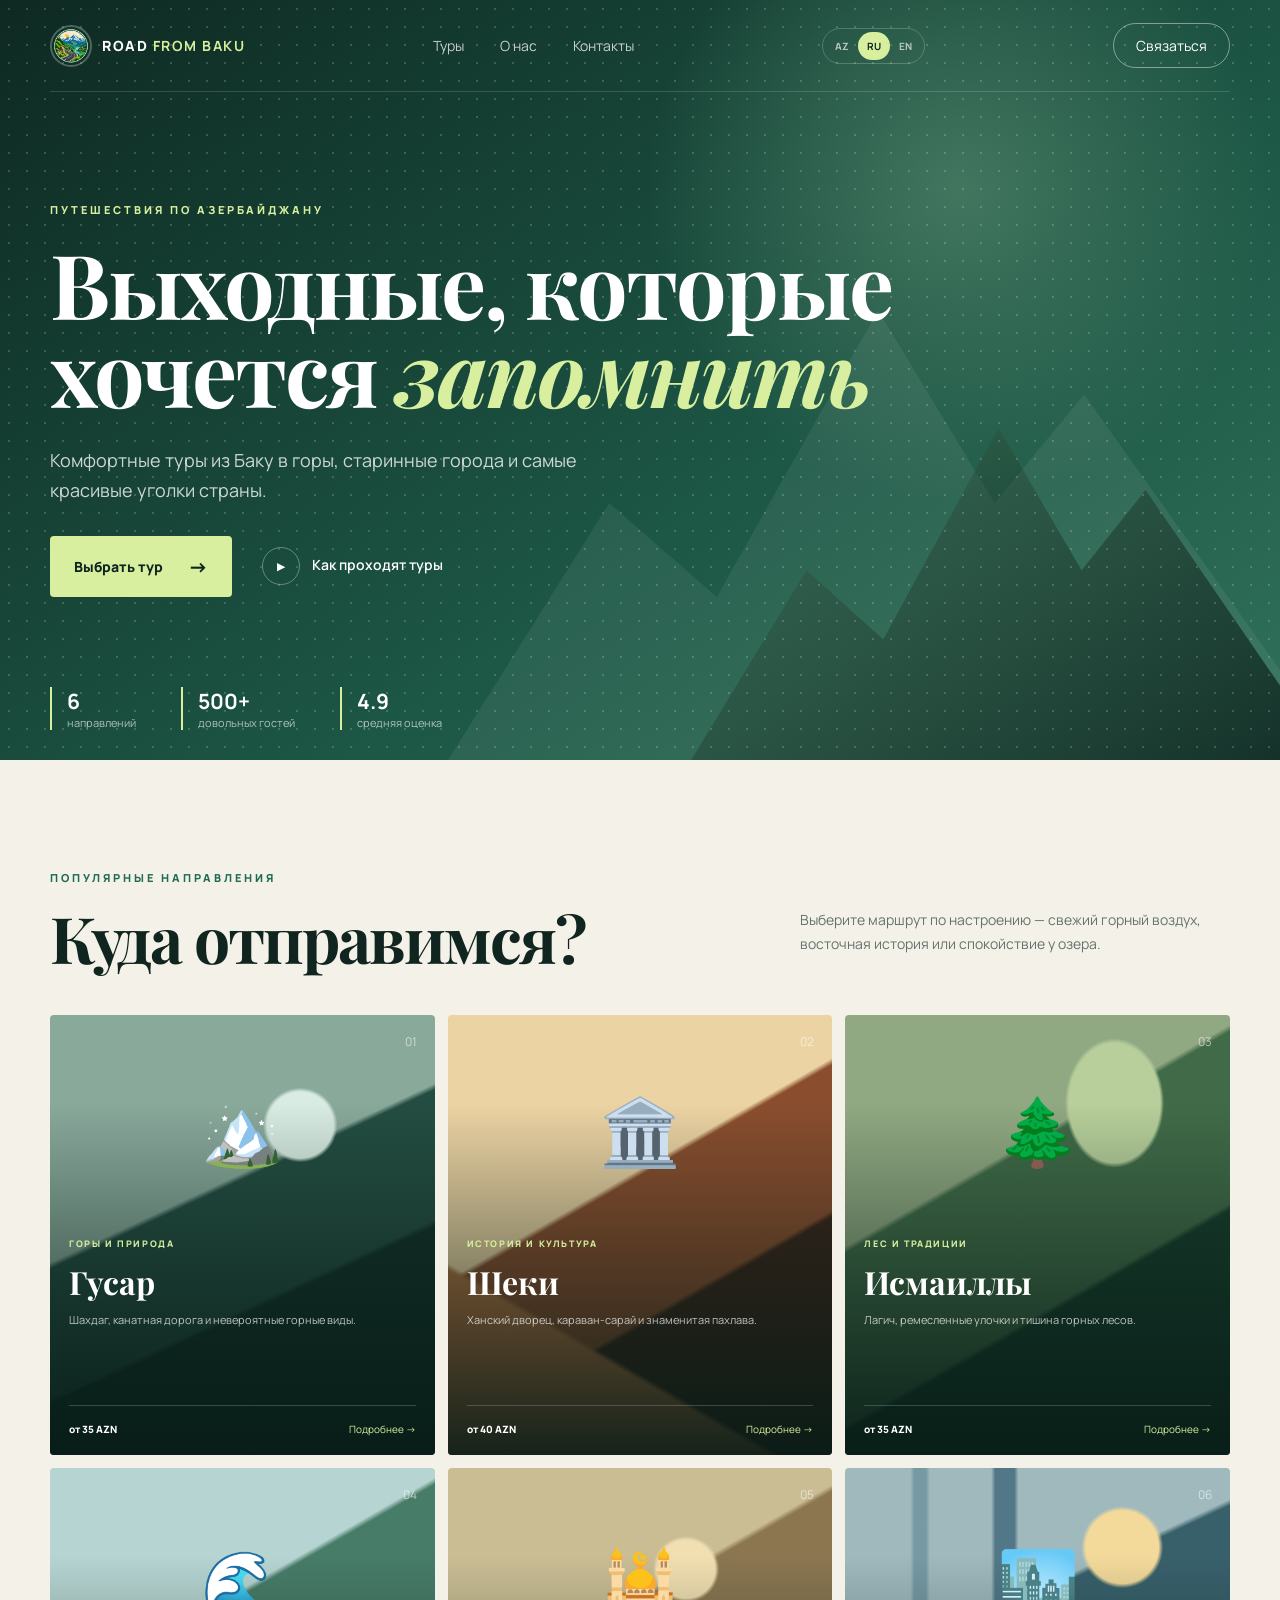
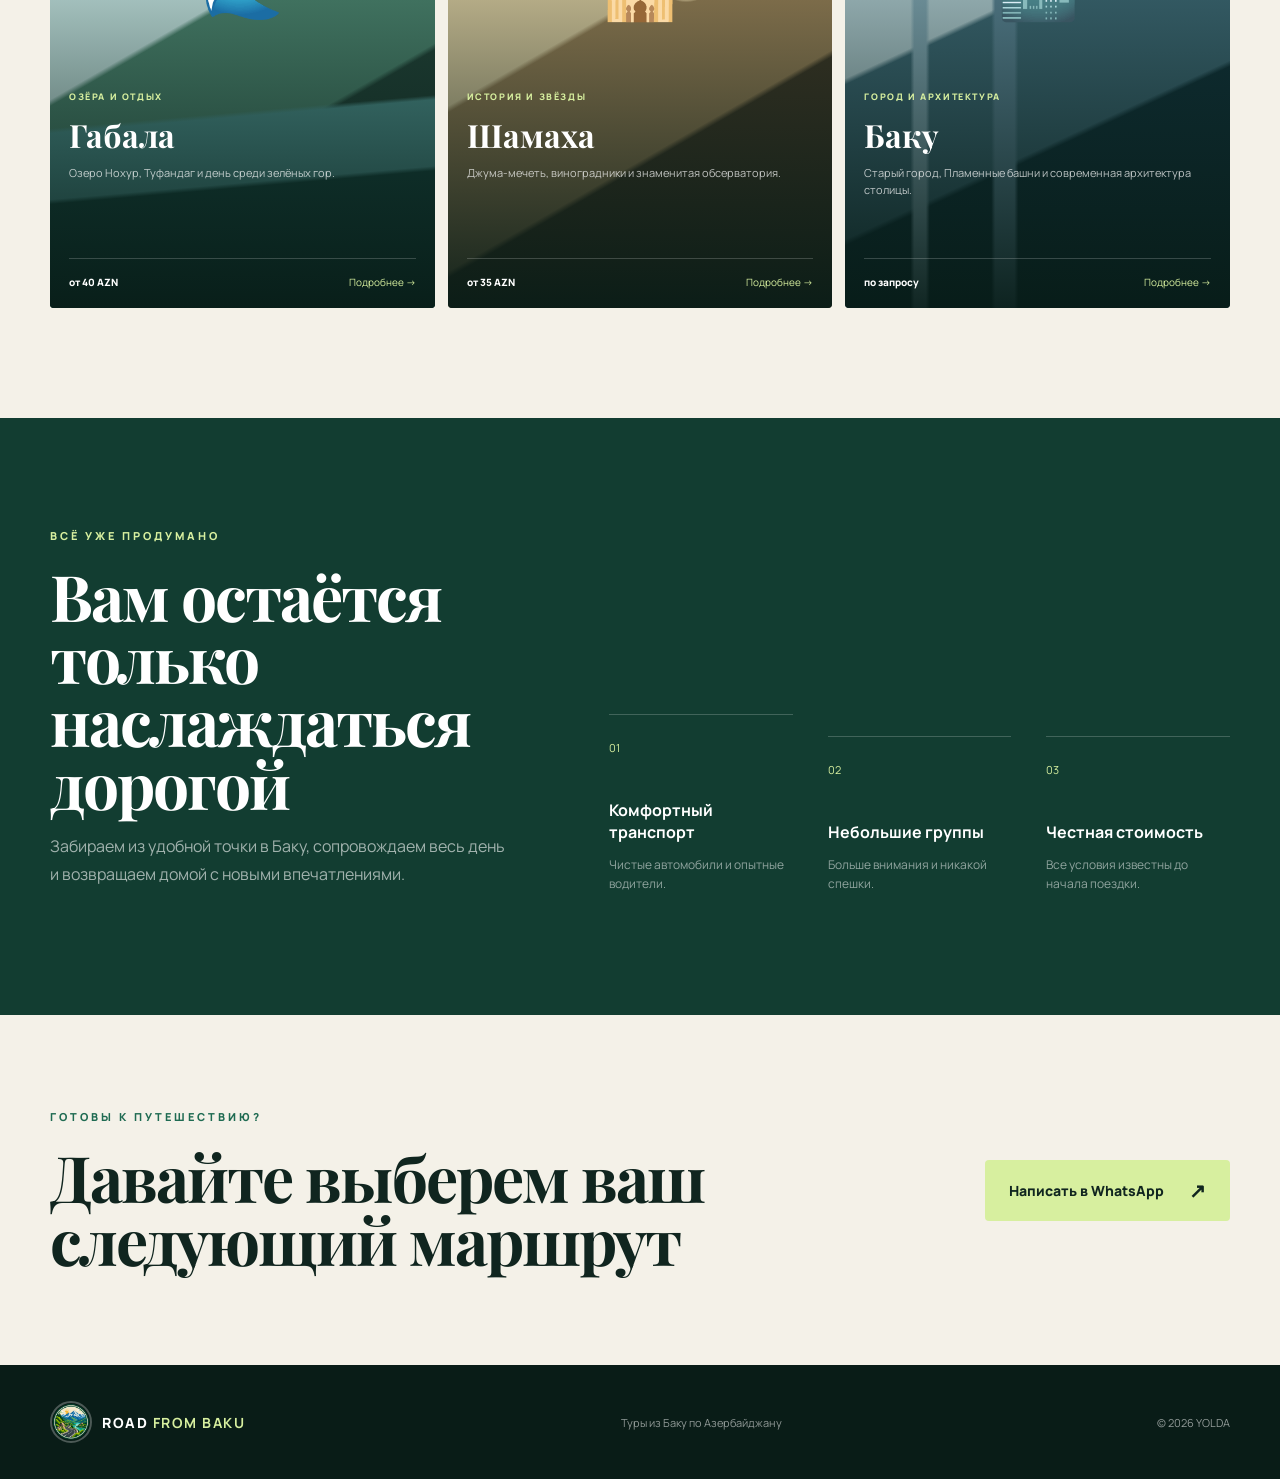
<file: index.html>
<!doctype html>
<html lang="ru">
  <head>
    <meta charset="UTF-8" />
    <meta name="viewport" content="width=device-width, initial-scale=1" />
    <meta name="description" content="Экскурсии по Баку и однодневные туры в Гусар, Шахдаг, Габалу, Шеки, Шамаху и Исмаиллы. Комфортный транспорт и бронирование в WhatsApp." />
    <meta name="robots" content="index, follow" />
    <meta property="og:type" content="website" />
    <meta property="og:title" content="Туры из Баку по Азербайджану — Road from Baku" />
    <meta property="og:description" content="Экскурсии по Баку и туры в Гусар, Габалу, Шеки, Шамаху и Исмаиллы. Выберите маршрут и забронируйте поездку." />
    <meta property="og:url" content="https://roadfrombaku.com/" />
    <meta property="og:image" content="https://roadfrombaku.com/assets/brand/road-from-baku-avatar.png" />
    <link rel="canonical" href="https://roadfrombaku.com/" />
    <title>Экскурсии по Баку и туры по Азербайджану | Road from Baku</title>
    <link rel="icon" href="favicon.ico?v=2" sizes="any" />
    <link rel="icon" type="image/png" sizes="256x256" href="assets/brand/road-from-baku-avatar.png?v=2" />
    <link rel="apple-touch-icon" sizes="180x180" href="assets/brand/apple-touch-icon.png?v=2" />

    <link rel="preconnect" href="https://fonts.googleapis.com" />
    <link rel="preconnect" href="https://fonts.gstatic.com" crossorigin />
    <link
      href="https://fonts.googleapis.com/css2?family=Manrope:wght@400;600;700;800&family=Playfair+Display:wght@700&display=swap"
      rel="stylesheet"
    />
    <link rel="stylesheet" href="style.css?v=4" />
    <script type="application/ld+json">
      {
        "@context": "https://schema.org",
        "@type": "TravelAgency",
        "name": "Road from Baku",
        "url": "https://roadfrombaku.com/",
        "logo": "https://roadfrombaku.com/assets/brand/road-from-baku-avatar.png",
        "telephone": "+994998870511",
        "description": "Однодневные туры из Баку по Азербайджану",
        "areaServed": "Azerbaijan",
        "sameAs": ["https://wa.me/994998870511"]
      }
    </script>
  </head>

  <body>
    <header class="hero" id="home">
      <nav class="nav container">
        <a class="logo brand-logo" href="#home"><img class="brand-avatar" src="assets/brand/road-from-baku-avatar.png" alt="Road from Baku" /><span class="brand-name">ROAD <b>FROM BAKU</b></span></a>

        <div class="nav-links">
          <a href="#tours">Туры</a>
          <a href="#about">О нас</a>
          <a href="#contact">Контакты</a>
        </div>

        <div class="language-switch" aria-label="Выбор языка">
          <button data-lang="az">AZ</button>
          <button class="active" data-lang="ru">RU</button>
          <button data-lang="en">EN</button>
        </div>

        <a class="nav-button" href="#contact">Связаться</a>
        <button class="menu-button" type="button" aria-label="Открыть меню">
          ☰
        </button>
      </nav>

      <div class="hero-content container">
        <p class="eyebrow">Путешествия по Азербайджану</p>
        <h1>Туры из Баку, которые<br />хочется <em>запомнить</em></h1>
        <p class="hero-copy">
          Комфортные туры из Баку в горы, старинные города и самые красивые
          уголки страны.
        </p>

        <div class="hero-actions">
          <a class="primary-button" href="#tours">
            Выбрать тур <span>→</span>
          </a>
          <a class="text-button" href="#about">
            <i>▶</i> Как проходят туры
          </a>
        </div>
      </div>

      <div class="hero-stats container">
        <div>
          <strong>6</strong>
          <span>направлений</span>
        </div>
        <div>
          <strong>500+</strong>
          <span>довольных гостей</span>
        </div>
        <div>
          <strong>4.9</strong>
          <span>средняя оценка</span>
        </div>
      </div>

      <div class="mountain mountain-back"></div>
      <div class="mountain mountain-front"></div>
    </header>

    <main>
      <section class="tours section container" id="tours">
        <div class="section-heading">
          <div>
            <p class="eyebrow dark">Популярные направления</p>
            <h2>Куда отправимся?</h2>
          </div>
          <p>
            Выберите маршрут по настроению — свежий горный воздух, восточная
            история или спокойствие у озера.
          </p>
        </div>

        <div class="tour-grid">
          <article class="tour-card card-gusar" data-tour="gusar" tabindex="0" role="link">
            <span class="card-number">01</span>
            <div class="card-art">🏔️</div>
            <div class="card-content">
              <div class="tag">Горы и природа</div>
              <h3>Гусар</h3>
              <p>Шахдаг, канатная дорога и невероятные горные виды.</p>
              <div class="card-bottom">
                <span>от 35 AZN</span>
                <a href="tour.html?tour=gusar">Подробнее →</a>
              </div>
            </div>
          </article>

          <article class="tour-card card-sheki" data-tour="sheki" tabindex="0" role="link">
            <span class="card-number">02</span>
            <div class="card-art">🏛️</div>
            <div class="card-content">
              <div class="tag">История и культура</div>
              <h3>Шеки</h3>
              <p>Ханский дворец, караван-сарай и знаменитая пахлава.</p>
              <div class="card-bottom">
                <span>от 40 AZN</span>
                <a href="tour.html?tour=sheki">Подробнее →</a>
              </div>
            </div>
          </article>

          <article class="tour-card card-ismayilli" data-tour="ismayilli" tabindex="0" role="link">
            <span class="card-number">03</span>
            <div class="card-art">🌲</div>
            <div class="card-content">
              <div class="tag">Лес и традиции</div>
              <h3>Исмаиллы</h3>
              <p>Лагич, ремесленные улочки и тишина горных лесов.</p>
              <div class="card-bottom">
                <span>от 35 AZN</span>
                <a href="tour.html?tour=ismayilli">Подробнее →</a>
              </div>
            </div>
          </article>

          <article class="tour-card card-gabala" data-tour="gabala" tabindex="0" role="link">
            <span class="card-number">04</span>
            <div class="card-art">🌊</div>
            <div class="card-content">
              <div class="tag">Озёра и отдых</div>
              <h3>Габала</h3>
              <p>Озеро Нохур, Туфандаг и день среди зелёных гор.</p>
              <div class="card-bottom">
                <span>от 40 AZN</span>
                <a href="tour.html?tour=gabala">Подробнее →</a>
              </div>
            </div>
          </article>

          <article class="tour-card card-shamakhi" data-tour="shamakhi" tabindex="0" role="link">
            <span class="card-number">05</span>
            <div class="card-art">🕌</div>
            <div class="card-content">
              <div class="tag">История и звёзды</div>
              <h3>Шамаха</h3>
              <p>Джума-мечеть, виноградники и знаменитая обсерватория.</p>
              <div class="card-bottom">
                <span>от 35 AZN</span>
                <a href="tour.html?tour=shamakhi">Подробнее →</a>
              </div>
            </div>
          </article>

          <article class="tour-card card-baku" data-tour="baku" tabindex="0" role="link">
            <span class="card-number">06</span>
            <div class="card-art">🏙️</div>
            <div class="card-content">
              <div class="tag">Город и архитектура</div>
              <h3>Баку</h3>
              <p>Старый город, Пламенные башни и современная архитектура столицы.</p>
              <div class="card-bottom">
                <span>по запросу</span>
                <a href="tour.html?tour=baku">Подробнее →</a>
              </div>
            </div>
          </article>
        </div>
      </section>

      <section class="why" id="about">
        <div class="container why-grid">
          <div class="why-copy">
            <p class="eyebrow">Всё уже продумано</p>
            <h2>Вам остаётся только наслаждаться дорогой</h2>
            <p>
              Забираем из удобной точки в Баку, сопровождаем весь день и
              возвращаем домой с новыми впечатлениями.
            </p>
          </div>

          <div class="benefits">
            <div>
              <span>01</span>
              <h3>Комфортный транспорт</h3>
              <p>Чистые автомобили и опытные водители.</p>
            </div>
            <div>
              <span>02</span>
              <h3>Небольшие группы</h3>
              <p>Больше внимания и никакой спешки.</p>
            </div>
            <div>
              <span>03</span>
              <h3>Честная стоимость</h3>
              <p>Все условия известны до начала поездки.</p>
            </div>
          </div>
        </div>
      </section>

      <section class="cta container" id="contact">
        <div>
          <p class="eyebrow dark">Готовы к путешествию?</p>
          <h2>Давайте выберем ваш следующий маршрут</h2>
        </div>
        <a
          class="primary-button"
          href="https://wa.me/994998870511"
          target="_blank"
          rel="noreferrer"
        >
          Написать в WhatsApp <span>↗</span>
        </a>
      </section>
    </main>

    <footer>
      <div class="container footer-content">
        <a class="logo brand-logo" href="#home"><img class="brand-avatar" src="assets/brand/road-from-baku-avatar.png" alt="Road from Baku" /><span class="brand-name">ROAD <b>FROM BAKU</b></span></a>
        <p>Туры из Баку по Азербайджану</p>
        <p>© 2026 YOLDA</p>
      </div>
    </footer>

    <script src="script.js?v=3"></script>
  </body>
</html>
</file>
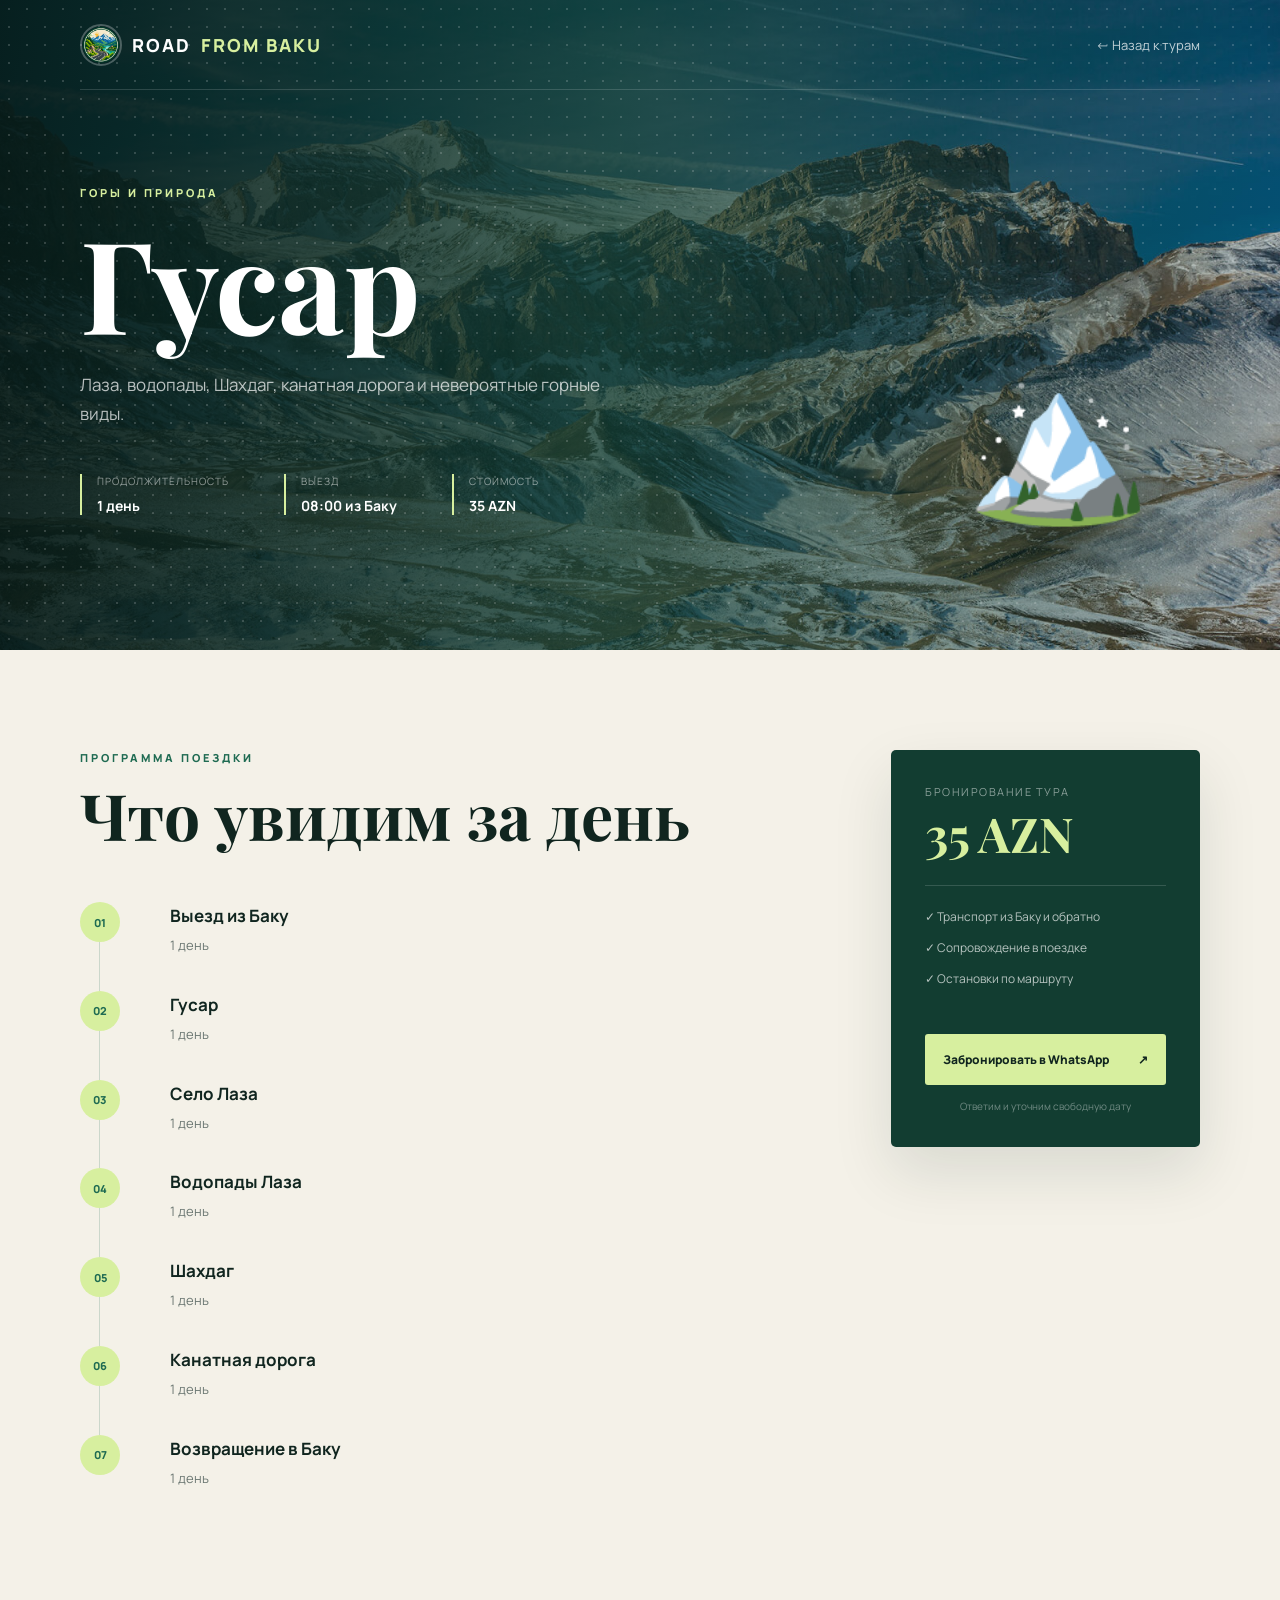
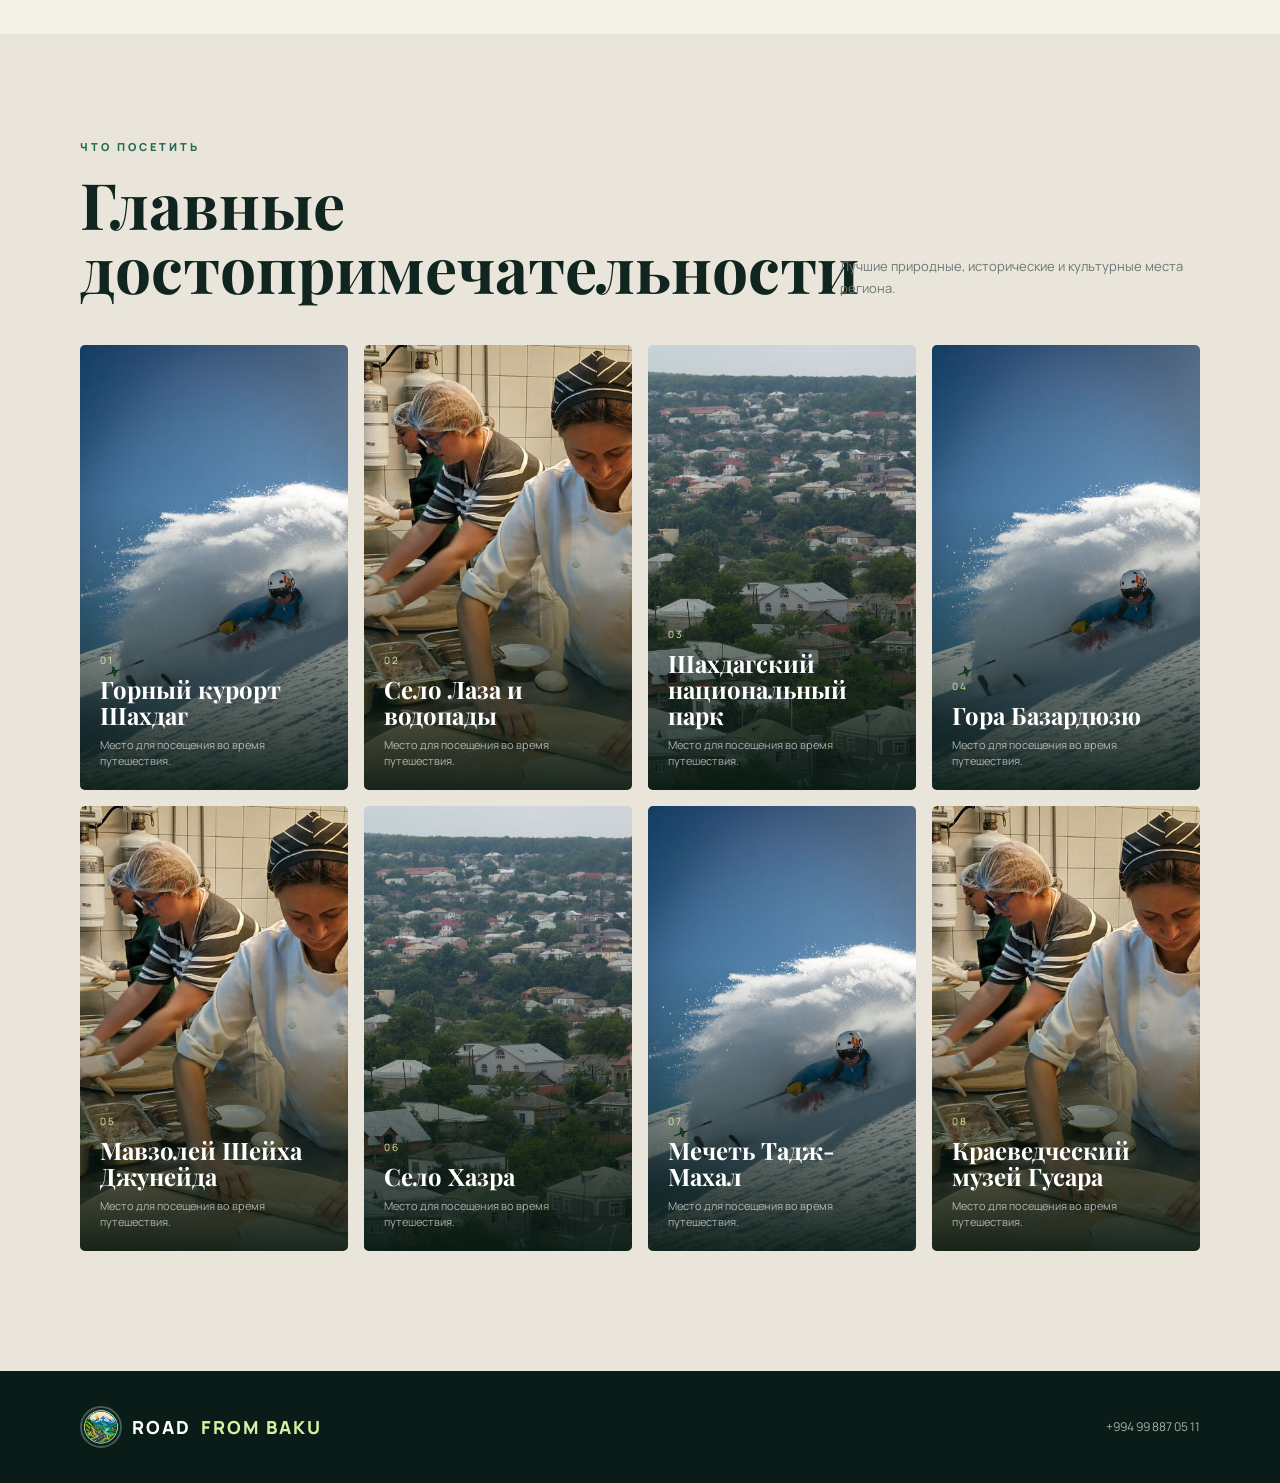
<file: tour.html>
<!doctype html>
<html lang="ru">
  <head>
    <meta charset="UTF-8" />
    <meta name="viewport" content="width=device-width, initial-scale=1" />
    <meta name="description" content="Однодневный тур из Баку по Азербайджану: маршрут, достопримечательности, стоимость и бронирование." />
    <meta name="robots" content="index, follow" />
    <meta property="og:type" content="website" />
    <meta property="og:site_name" content="Road from Baku" />
    <title>Тур — Road from Baku</title>
    <link rel="icon" href="favicon.ico?v=2" sizes="any" />
    <link rel="icon" type="image/png" sizes="256x256" href="assets/brand/road-from-baku-avatar.png?v=2" />
    <link rel="apple-touch-icon" sizes="180x180" href="assets/brand/apple-touch-icon.png?v=2" />
    <link rel="preconnect" href="https://fonts.googleapis.com" />
    <link rel="preconnect" href="https://fonts.gstatic.com" crossorigin />
    <link href="https://fonts.googleapis.com/css2?family=Manrope:wght@400;600;700;800&family=Playfair+Display:wght@700&display=swap" rel="stylesheet" />
    <link rel="stylesheet" href="tour.css?v=5" />
  </head>
  <body>
    <header class="tour-hero">
      <nav class="tour-nav container">
        <a class="logo brand-logo" href="index.html"><img class="brand-avatar" src="assets/brand/road-from-baku-avatar.png" alt="Road from Baku" />ROAD <span>FROM BAKU</span></a>
        <a class="back-link" id="back-link" href="index.html#tours">← Назад к турам</a>
      </nav>

      <div class="hero-art" id="tour-icon">🏔️</div>
      <div class="hero-copy container">
        <p class="eyebrow" id="tour-tag">Горы и природа</p>
        <h1 id="tour-name">Гусар</h1>
        <p id="tour-description">Шахдаг, канатная дорога и невероятные горные виды.</p>
        <div class="quick-facts">
          <div><span id="duration-label">Продолжительность</span><strong id="tour-duration">1 день</strong></div>
          <div><span id="departure-label">Выезд</span><strong id="tour-departure">08:00 из Баку</strong></div>
          <div><span id="price-label">Стоимость</span><strong id="tour-price">от 35 AZN</strong></div>
        </div>
      </div>
    </header>

    <main class="container detail-grid">
      <section class="program">
        <p class="eyebrow dark" id="program-label">Программа поездки</p>
        <h2 id="program-title">Что увидим за день</h2>
        <div class="timeline" id="timeline"></div>
      </section>

      <aside class="booking-card">
        <p id="booking-label">Бронирование тура</p>
        <h2 id="booking-price">35 AZN</h2>
        <ul>
          <li id="included-transport">✓ Транспорт из Баку и обратно</li>
          <li id="included-guide">✓ Сопровождение в поездке</li>
          <li id="included-stops">✓ Остановки по маршруту</li>
        </ul>
        <a id="whatsapp-button" href="https://wa.me/994998870511" target="_blank" rel="noreferrer">Забронировать в WhatsApp <span>↗</span></a>
        <small id="booking-note">Ответим и уточним свободную дату</small>
      </aside>
    </main>

    <section class="attractions-section">
      <div class="container">
        <p class="eyebrow dark" id="attractions-label">Что посетить</p>
        <div class="attractions-heading">
          <h2 id="attractions-title">Главные достопримечательности</h2>
          <p id="attractions-copy">Места, ради которых стоит отправиться в этот регион.</p>
        </div>
        <div class="attractions-grid" id="attractions-grid"></div>
      </div>
    </section>

    <footer><div class="container"><a class="logo brand-logo" href="index.html"><img class="brand-avatar" src="assets/brand/road-from-baku-avatar.png" alt="Road from Baku" />ROAD <span>FROM BAKU</span></a><p>+994 99 887 05 11</p></div></footer>
    <script src="tour.js?v=6"></script>
  </body>
</html>
</file>
<file: style.css>
:root {
  --ink: #10251f;
  --forest: #123d31;
  --green: #1f6b52;
  --lime: #d7ef9f;
  --cream: #f4f1e8;
  --white: #ffffff;
}

* {
  box-sizing: border-box;
}

html {
  scroll-behavior: smooth;
}

body {
  margin: 0;
  color: var(--ink);
  background: var(--cream);
  font-family: "Manrope", sans-serif;
}

a {
  color: inherit;
  text-decoration: none;
}

.container {
  width: min(1180px, calc(100% - 48px));
  margin: auto;
}

/* Главный экран */

.hero {
  position: relative;
  min-height: 760px;
  overflow: hidden;
  color: var(--white);
  background:
    radial-gradient(
      circle at 75% 25%,
      #42765f 0,
      transparent 28%
    ),
    linear-gradient(
      145deg,
      #0e2922,
      #1d5846 62%,
      #31715a
    );
}

.hero::after {
  position: absolute;
  inset: 0;
  content: "";
  opacity: 0.18;
  background-image: radial-gradient(
    #ffffff 0.8px,
    transparent 0.8px
  );
  background-size: 18px 18px;
}

/* Навигация */

.nav {
  position: relative;
  z-index: 5;
  display: flex;
  align-items: center;
  justify-content: space-between;
  height: 92px;
  border-bottom: 1px solid #ffffff26;
}

.logo {
  font-size: 25px;
  font-weight: 800;
  letter-spacing: 3px;
}

.logo span {
  color: var(--lime);
}

.brand-logo {
  display: inline-flex;
  align-items: center;
  gap: 10px;
}

.brand-avatar {
  width: 42px;
  height: 42px;
  object-fit: cover;
  border: 2px solid #ffffff45;
  border-radius: 50%;
}

.brand-name {
  color: var(--white) !important;
  font-size: 14px;
  letter-spacing: 1.5px;
}

.brand-name b {
  color: var(--lime);
}

.nav-links {
  display: flex;
  gap: 36px;
  font-size: 14px;
}

.nav-links a {
  opacity: 0.75;
  transition: opacity 0.2s;
}

.nav-links a:hover {
  opacity: 1;
}

.nav-button {
  padding: 12px 22px;
  font-size: 14px;
  border: 1px solid #ffffff70;
  border-radius: 30px;
}

.language-switch {
  display: flex;
  padding: 3px;
  border: 1px solid #ffffff35;
  border-radius: 30px;
}

.language-switch button {
  padding: 7px 9px;
  color: #ffffffa8;
  font: 700 10px "Manrope", sans-serif;
  cursor: pointer;
  background: transparent;
  border: 0;
  border-radius: 20px;
}

.language-switch button.active {
  color: var(--ink);
  background: var(--lime);
}

.menu-button {
  display: none;
  color: var(--white);
  font-size: 25px;
  background: none;
  border: 0;
}

/* Текст главного экрана */

.hero-content {
  position: relative;
  z-index: 3;
  padding-top: 110px;
}

.eyebrow {
  margin: 0 0 22px;
  color: var(--lime);
  font-size: 11px;
  font-weight: 800;
  letter-spacing: 3px;
  text-transform: uppercase;
}

.eyebrow.dark {
  color: var(--green);
}

h1,
h2 {
  margin: 0;
  font-family: "Playfair Display", serif;
  line-height: 0.98;
  letter-spacing: -2px;
}

h1 {
  max-width: 950px;
  font-size: clamp(55px, 7vw, 95px);
}

h1 em {
  color: var(--lime);
}

.hero-copy {
  max-width: 590px;
  margin: 30px 0;
  font-size: 18px;
  line-height: 1.7;
  opacity: 0.78;
}

.hero-actions {
  display: flex;
  align-items: center;
  gap: 30px;
}

.primary-button {
  display: inline-flex;
  align-items: center;
  gap: 25px;
  padding: 17px 24px;
  color: var(--ink);
  font-size: 14px;
  font-weight: 800;
  background: var(--lime);
  border-radius: 4px;
  transition:
    transform 0.2s,
    background-color 0.2s;
}

.primary-button:hover {
  background: #e4f8b5;
  transform: translateY(-3px);
}

.primary-button span {
  font-size: 20px;
}

.text-button {
  font-size: 14px;
  font-weight: 600;
}

.text-button i {
  display: inline-grid;
  place-items: center;
  width: 38px;
  height: 38px;
  margin-right: 9px;
  font-size: 10px;
  font-style: normal;
  border: 1px solid #ffffff55;
  border-radius: 50%;
}

/* Статистика */

.hero-stats {
  position: absolute;
  bottom: 30px;
  left: 50%;
  z-index: 4;
  display: flex;
  gap: 45px;
  transform: translateX(-50%);
}

.hero-stats div {
  display: flex;
  flex-direction: column;
  padding-left: 15px;
  border-left: 2px solid var(--lime);
}

.hero-stats strong {
  font-size: 21px;
}

.hero-stats span {
  font-size: 11px;
  opacity: 0.65;
}

/* Декоративные горы */

.mountain {
  position: absolute;
  pointer-events: none;
  clip-path: polygon(
    0 100%,
    18% 48%,
    30% 67%,
    48% 9%,
    61% 48%,
    71% 26%,
    100% 100%
  );
}

.mountain-back {
  right: -5%;
  bottom: 0;
  width: 70%;
  height: 65%;
  background: #ffffff10;
}

.mountain-front {
  right: -4%;
  bottom: 0;
  width: 50%;
  height: 48%;
  background: linear-gradient(
    145deg,
    #d7ef9f16,
    #071b17cc
  );
}

/* Раздел с турами */

.section {
  padding: 110px 0;
}

.section-heading {
  display: flex;
  align-items: flex-end;
  justify-content: space-between;
  margin-bottom: 45px;
}

.section-heading h2,
.why h2,
.cta h2 {
  font-size: clamp(42px, 5vw, 68px);
}

.section-heading > p {
  max-width: 430px;
  color: #65736d;
  font-size: 14px;
  line-height: 1.7;
}

/* Карточки туров */

.tour-grid {
  display: grid;
  grid-template-columns: repeat(3, 1fr);
  gap: 13px;
}

.tour-card {
  position: relative;
  isolation: isolate;
  display: flex;
  flex-direction: column;
  justify-content: flex-end;
  min-height: 440px;
  padding: 19px;
  overflow: hidden;
  color: var(--white);
  border-radius: 4px;
  transition: transform 0.3s;
}

.tour-card:hover {
  transform: translateY(-8px);
}

.tour-card {
  cursor: pointer;
}

.tour-card:focus-visible {
  outline: 3px solid var(--lime);
  outline-offset: 4px;
}

.tour-card::before {
  position: absolute;
  inset: 0;
  z-index: -2;
  content: "";
}

.tour-card::after {
  position: absolute;
  inset: 0;
  z-index: -1;
  content: "";
  background: linear-gradient(
    transparent 20%,
    #071b16e8
  );
}

/* Фоны карточек */

.card-gusar::before {
  background:
    radial-gradient(
      circle at 65% 25%,
      #d9ece3 0 8%,
      transparent 9%
    ),
    linear-gradient(
      155deg,
      #89a99b 0 40%,
      #244d42 41% 62%,
      #143129 63%
    );
}

.card-sheki::before {
  background:
    linear-gradient(
      30deg,
      #b37242 0 28%,
      transparent 29%
    ),
    linear-gradient(
      150deg,
      #ecd3a3 0 40%,
      #8a4e2e 41% 63%,
      #3a241a 64%
    );
}

.card-ismayilli::before {
  background:
    radial-gradient(
      ellipse at 70% 20%,
      #b8cf9b 0 12%,
      transparent 13%
    ),
    linear-gradient(
      150deg,
      #91a982 0 35%,
      #416b48 36% 62%,
      #183d2c 63%
    );
}

.card-gabala::before {
  background:
    linear-gradient(
      175deg,
      transparent 0 55%,
      #4b8b88 56% 70%,
      #17433d 71%
    ),
    linear-gradient(
      150deg,
      #b6d4d1 0 35%,
      #477c68 36% 60%,
      #203f35 61%
    );
}

.card-shamakhi::before {
  background:
    radial-gradient(
      circle at 62% 23%,
      #f1dfb1 0 7%,
      transparent 8%
    ),
    linear-gradient(
      150deg,
      #cabd94 0 36%,
      #8b7650 37% 61%,
      #3b3424 62%
    );
}

.card-baku::before {
  background:
    radial-gradient(circle at 72% 18%, #f3d99a 0 8%, transparent 9%),
    linear-gradient(90deg, transparent 0 17%, #7699a4 18% 21%, transparent 22% 38%, #527887 39% 44%, transparent 45%),
    linear-gradient(155deg, #9fb9bd 0 34%, #38606b 35% 60%, #102f36 61%);
}

.card-number {
  position: absolute;
  top: 18px;
  right: 18px;
  font-size: 12px;
  opacity: 0.6;
}

.card-art {
  position: absolute;
  top: 70px;
  left: 50%;
  font-size: 66px;
  transform: translateX(-50%);
}

.tag {
  display: inline-block;
  margin-bottom: 10px;
  color: var(--lime);
  font-size: 9px;
  font-weight: 800;
  letter-spacing: 1.6px;
  text-transform: uppercase;
}

.tour-card h3 {
  margin: 0 0 8px;
  font-family: "Playfair Display", serif;
  font-size: 32px;
}

.tour-card p {
  min-height: 76px;
  margin: 0;
  font-size: 11px;
  line-height: 1.6;
  opacity: 0.72;
}

.card-bottom {
  display: flex;
  justify-content: space-between;
  margin-top: 18px;
  padding-top: 16px;
  font-size: 10px;
  border-top: 1px solid #ffffff30;
}

.card-bottom span {
  font-weight: 800;
}

.card-bottom a {
  color: var(--lime);
}

/* Раздел преимуществ */

.why {
  padding: 110px 0;
  color: var(--white);
  background: var(--forest);
}

.why-grid {
  display: grid;
  grid-template-columns: 0.85fr 1.15fr;
  gap: 100px;
}

.why-copy > p:last-child {
  max-width: 500px;
  color: #ffffff99;
  line-height: 1.8;
}

.benefits {
  display: grid;
  grid-template-columns: repeat(3, 1fr);
  align-items: end;
  gap: 35px;
}

.benefits div {
  padding-top: 20px;
  border-top: 1px solid #ffffff33;
}

.benefits span {
  color: var(--lime);
  font-size: 11px;
}

.benefits h3 {
  margin: 42px 0 12px;
  font-size: 16px;
}

.benefits p {
  color: #ffffff88;
  font-size: 12px;
  line-height: 1.6;
}

/* Контакты */

.cta {
  display: flex;
  align-items: center;
  justify-content: space-between;
  min-height: 350px;
  gap: 40px;
}

.cta h2 {
  max-width: 750px;
}

/* Нижняя часть сайта */

footer {
  padding: 36px 0;
  color: var(--white);
  background: #091c17;
}

.footer-content {
  display: flex;
  align-items: center;
  justify-content: space-between;
}

.footer-content p {
  font-size: 11px;
  opacity: 0.55;
}

/* Планшеты */

@media (max-width: 900px) {
  .tour-grid {
    grid-template-columns: repeat(2, 1fr);
  }

  .why-grid {
    grid-template-columns: 1fr;
    gap: 55px;
  }

  .nav-links,
  .nav-button {
    display: none;
  }

  .nav-links.is-open {
    position: absolute;
    top: 72px;
    right: 0;
    left: 0;
    display: flex;
    flex-direction: column;
    padding: 25px 24px;
    background: #102b24;
  }

  .menu-button {
    display: block;
  }

  .section-heading {
    flex-direction: column;
    align-items: flex-start;
    gap: 20px;
  }
}

/* Телефоны */

@media (max-width: 600px) {
  body {
    overflow-x: hidden;
  }

  .container {
    width: min(calc(100% - 32px), 1180px);
  }

  .hero {
    min-height: 720px;
  }

  .nav {
    height: 72px;
    gap: 8px;
  }

  .brand-avatar {
    width: 34px;
    height: 34px;
  }

  .brand-name {
    max-width: 78px;
    font-size: 10px;
    line-height: 1.1;
  }

  .language-switch button {
    padding: 6px 7px;
    font-size: 9px;
  }

  .menu-button {
    padding: 5px;
  }

  .hero-content {
    padding-top: 90px;
  }

  h1 {
    font-size: clamp(39px, 12vw, 50px);
    line-height: 1.02;
  }

  .hero-copy {
    font-size: 15px;
  }

  .hero-actions {
    flex-direction: column;
    align-items: flex-start;
    gap: 18px;
  }

  .primary-button {
    justify-content: space-between;
    width: 100%;
  }

  .hero-stats {
    bottom: 22px;
    gap: 20px;
  }

  .hero-stats div:last-child {
    display: none;
  }

  .section {
    padding: 75px 0;
  }

  .tour-grid {
    grid-template-columns: 1fr;
  }

  .tour-card {
    min-height: 410px;
    padding: 22px;
  }

  .tour-card h3 {
    font-size: 36px;
  }

  .tour-card p {
    min-height: auto;
  }

  .benefits {
    grid-template-columns: 1fr;
  }

  .benefits h3 {
    margin-top: 18px;
  }

  .cta {
    flex-direction: column;
    align-items: flex-start;
    padding-top: 75px;
    padding-bottom: 75px;
  }

  .cta h2,
  .why h2,
  .section-heading h2 {
    font-size: 42px;
    line-height: 1.05;
  }

  .footer-content {
    flex-direction: column;
    align-items: flex-start;
    gap: 12px;
  }
}
</file>
<file: tour.css>
:root { --ink:#10251f; --forest:#123d31; --green:#1f6b52; --lime:#d7ef9f; --cream:#f4f1e8; --white:#fff; }
* { box-sizing:border-box; }
html { scroll-behavior:smooth; }
body { margin:0; color:var(--ink); background:var(--cream); font-family:"Manrope",sans-serif; }
a { color:inherit; text-decoration:none; }
.container { width:min(1120px,calc(100% - 48px)); margin:auto; }
.tour-hero { position:relative; min-height:650px; overflow:hidden; color:white; background-position:center; background-size:cover; }
.tour-hero::before { position:absolute; inset:0; content:""; background:linear-gradient(90deg,#071b17ed 0%,#123d31c7 48%,#10251f3d 100%); }
.tour-hero::after { position:absolute; inset:0; content:""; opacity:.17; background-image:radial-gradient(#fff .8px,transparent .8px); background-size:18px 18px; }
.tour-nav { position:relative; z-index:4; display:flex; align-items:center; justify-content:space-between; height:90px; border-bottom:1px solid #ffffff26; }
.logo { font-size:18px; font-weight:800; letter-spacing:2px; }
.logo span { color:var(--lime); }
.brand-logo { display:inline-flex; align-items:center; gap:10px; }
.brand-avatar { width:42px; height:42px; object-fit:cover; border:2px solid #ffffff45; border-radius:50%; }
.back-link { font-size:13px; opacity:.75; }
.hero-copy { position:relative; z-index:2; padding-top:95px; }
.eyebrow { margin:0 0 18px; color:var(--lime); font-size:11px; font-weight:800; letter-spacing:3px; text-transform:uppercase; }
.eyebrow.dark { color:var(--green); }
h1,h2 { margin:0; font-family:"Playfair Display",serif; line-height:1; }
h1 { font-size:clamp(70px,10vw,130px); }
.hero-copy>p:not(.eyebrow) { max-width:550px; margin:25px 0 45px; color:#ffffffb5; font-size:17px; line-height:1.7; }
.hero-art { position:absolute; right:10%; bottom:110px; z-index:1; font-size:150px; filter:drop-shadow(0 25px 35px #061712aa); }
.quick-facts { display:flex; gap:55px; }
.quick-facts div { display:flex; flex-direction:column; gap:8px; padding-left:15px; border-left:2px solid var(--lime); }
.quick-facts span { color:#ffffff88; font-size:10px; text-transform:uppercase; letter-spacing:1px; }
.quick-facts strong { font-size:14px; }
.detail-grid { display:grid; grid-template-columns:1.4fr .6fr; gap:90px; padding-top:100px; padding-bottom:110px; }
.program h2 { margin-bottom:55px; font-size:clamp(42px,5vw,65px); }
.timeline { display:grid; gap:0; }
.timeline-item { position:relative; display:grid; grid-template-columns:70px 1fr; gap:20px; padding:0 0 35px; }
.timeline-item::before { position:absolute; top:24px; bottom:0; left:19px; width:1px; content:""; background:#1f6b5230; }
.timeline-item:last-child::before { display:none; }
.timeline-number { position:relative; z-index:1; display:grid; place-items:center; width:40px; height:40px; color:var(--green); font-size:11px; font-weight:800; background:var(--lime); border-radius:50%; }
.timeline-item h3 { margin:2px 0 8px; font-size:17px; }
.timeline-item p { margin:0; color:#6c7873; font-size:13px; line-height:1.6; }
.booking-card { position:sticky; top:30px; align-self:start; padding:34px; color:white; background:var(--forest); border-radius:5px; box-shadow:0 25px 60px #0e2b201e; }
.booking-card>p { margin:0 0 10px; color:#ffffff80; font-size:11px; text-transform:uppercase; letter-spacing:1.5px; }
.booking-card h2 { margin-bottom:28px; color:var(--lime); font-size:48px; }
.booking-card ul { display:grid; gap:14px; padding:22px 0; margin:0 0 25px; list-style:none; border-top:1px solid #ffffff26; }
.booking-card li { color:#ffffffb0; font-size:12px; }
.booking-card a { display:flex; align-items:center; justify-content:space-between; padding:17px 18px; color:var(--ink); font-size:12px; font-weight:800; background:var(--lime); border-radius:3px; }
.booking-card small { display:block; margin-top:14px; color:#ffffff65; font-size:10px; text-align:center; }
.attractions-section { padding:105px 0 120px; background:#e9e5da; }
.attractions-heading { display:flex; align-items:end; justify-content:space-between; gap:40px; margin-bottom:45px; }
.attractions-heading h2 { max-width:680px; font-size:clamp(42px,5vw,65px); }
.attractions-heading p { max-width:360px; margin:0; color:#6c7873; font-size:13px; line-height:1.7; }
.attractions-grid { display:grid; grid-template-columns:repeat(4,1fr); gap:16px; }
.attraction-card { position:relative; min-height:360px; overflow:hidden; color:white; background:#173c31; border-radius:5px; }
.attraction-card img { width:100%; height:100%; object-fit:cover; transition:transform .5s; }
.attraction-card:hover img { transform:scale(1.05); }
.attraction-card::after { position:absolute; inset:0; content:""; background:linear-gradient(transparent 35%,#071914ec); }
.attraction-card-content { position:absolute; right:20px; bottom:20px; left:20px; z-index:1; }
.attraction-card-number { display:block; margin-bottom:9px; color:var(--lime); font-size:10px; letter-spacing:2px; }
.attraction-card h3 { margin:0 0 8px; font-family:"Playfair Display",serif; font-size:24px; line-height:1.1; }
.attraction-card p { margin:0; color:#ffffffa0; font-size:11px; line-height:1.5; }
.attraction-card:nth-child(n+5) { min-height:280px; }
footer { padding:35px 0; color:white; background:#091c17; }
footer .container { display:flex; align-items:center; justify-content:space-between; }
footer p { font-size:12px; opacity:.65; }
@media(max-width:900px){.attractions-grid{grid-template-columns:repeat(2,1fr)}}
@media(max-width:800px){.tour-hero{min-height:690px}.hero-art{right:5%;bottom:160px;font-size:100px;opacity:.55}.quick-facts{flex-wrap:wrap;gap:25px}.detail-grid{grid-template-columns:1fr;gap:55px}.booking-card{position:static}.back-link{font-size:0}.back-link::after{content:"←";font-size:22px}.attractions-heading{align-items:start;flex-direction:column}}
@media(max-width:520px){body{overflow-x:hidden}.container{width:calc(100% - 32px)}.tour-nav{height:72px}.brand-logo{max-width:190px;font-size:12px;line-height:1.1}.brand-avatar{flex:0 0 auto;width:36px;height:36px}.hero-copy{padding-top:70px}h1{font-size:clamp(50px,16vw,68px);overflow-wrap:anywhere}.hero-copy>p:not(.eyebrow){font-size:15px}.hero-art{bottom:190px;font-size:76px}.quick-facts{display:grid;grid-template-columns:1fr 1fr;gap:18px}.quick-facts div:last-child{grid-column:1/-1}.detail-grid{padding-top:70px;padding-bottom:70px}.program h2,.attractions-heading h2{font-size:42px;line-height:1.05}.booking-card{padding:26px}.booking-card a{justify-content:space-between;width:100%}.attractions-section{padding:75px 0}.attractions-grid{grid-template-columns:1fr}.attraction-card,.attraction-card:nth-child(n+5){min-height:330px}footer .container{align-items:flex-start;flex-direction:column;gap:12px}}
</file>
